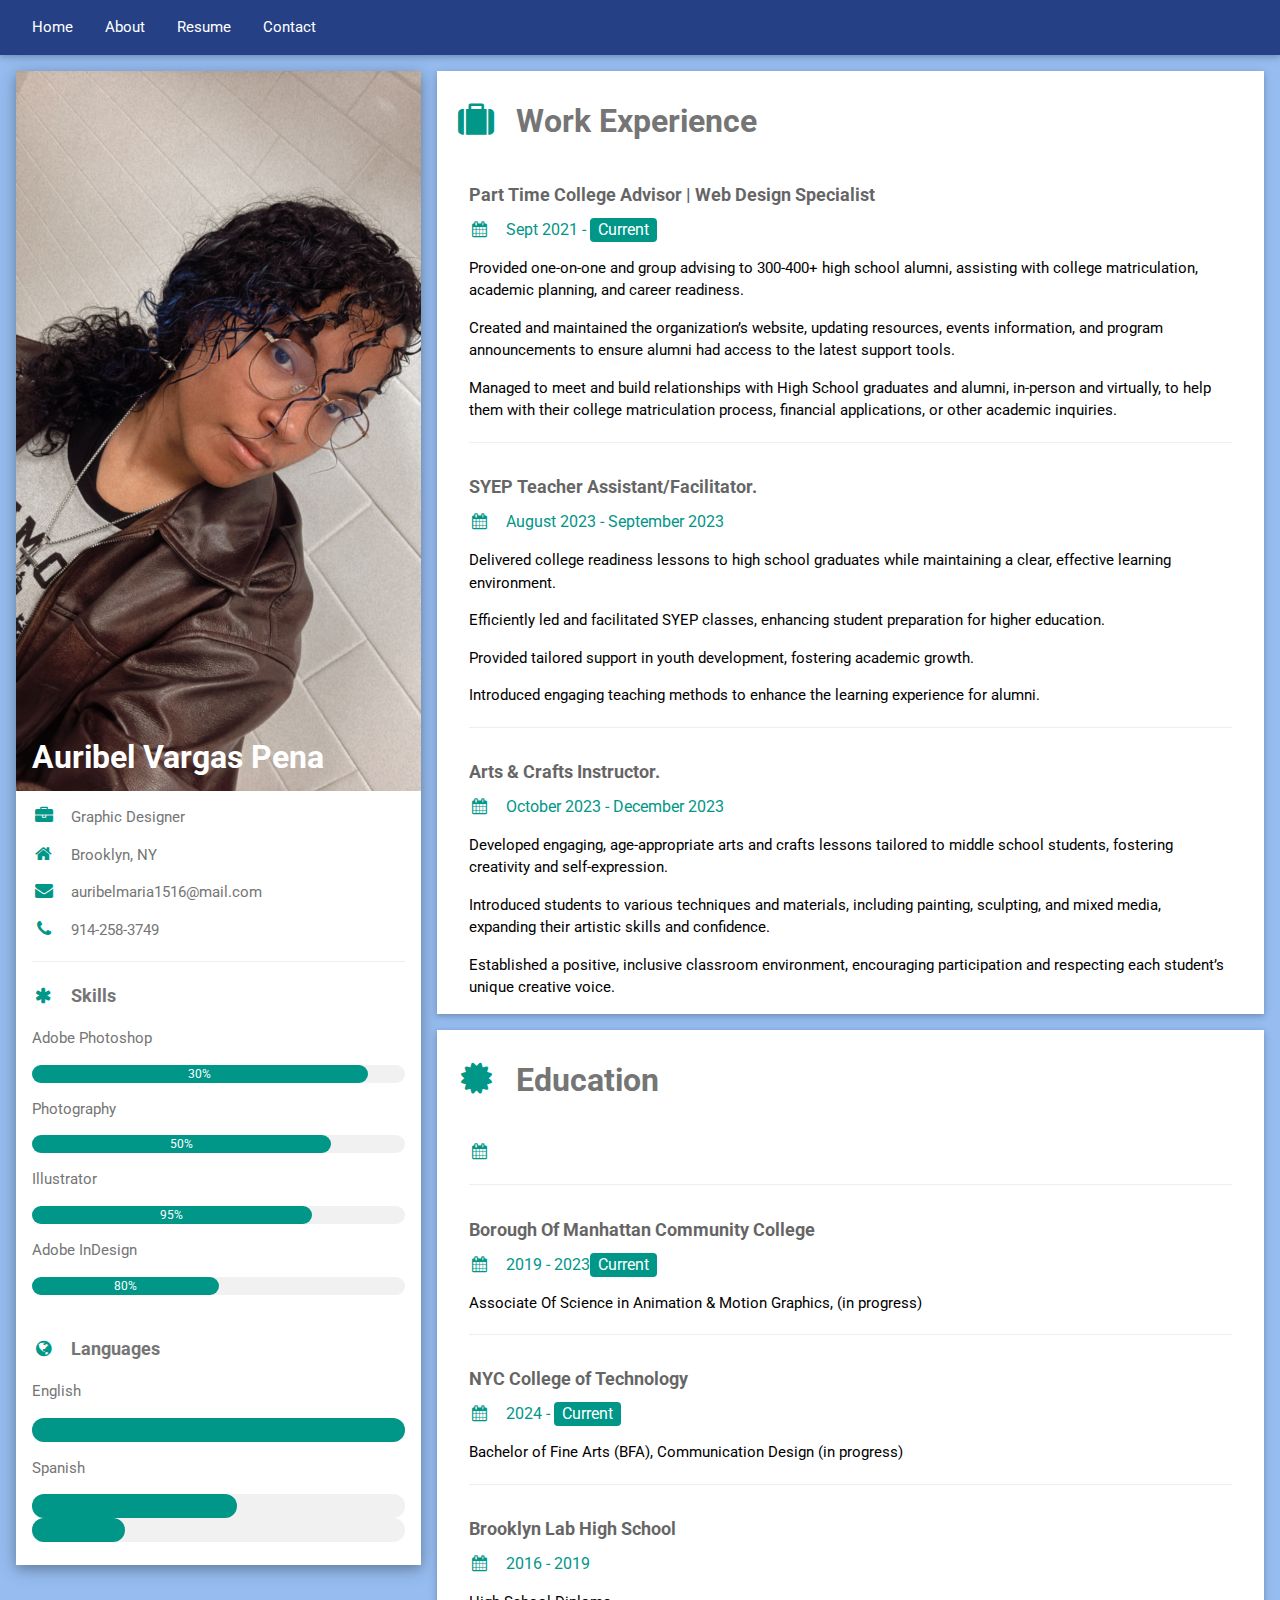
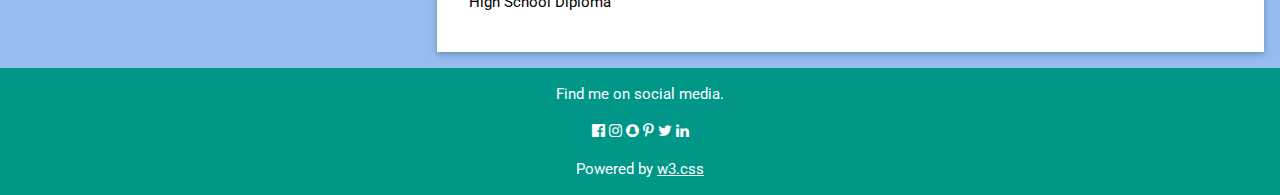
<file: resume.html>
<!DOCTYPE html>
<html lang="en">
    <head>

        <title>Auribel's Resume</title>

        <!-- Keep this stuff. It makes the site responsive and makes w3.css work. -->
        <meta charset="UTF-8">
        <meta name="viewport" content="width=device-width, initial-scale=1">
        <link rel="stylesheet" href="https://www.w3schools.com/w3css/4/w3.css">
       
        <!-- Keep this too. This template uses Font Awesome icons, and this makes them work.  -->
        <link rel="stylesheet" href="https://cdnjs.cloudflare.com/ajax/libs/font-awesome/4.7.0/css/font-awesome.min.css">

        <!-- The example uses the Roboto google font. If you are using a different font, swap out this link
        for the link to your fonts. -->
        <link rel='stylesheet' href='https://fonts.googleapis.com/css?family=Roboto'>
        
        
        <link rel="stylesheet" href="css/my-styles.css">
        
       <style>  
        html,body,h1,h2,h3,h4,h5,h6 {font-family: "Roboto", sans-serif}
        </style>  <!-- DELETE ME!-->

    </head>
    <nav class="w3-bar w3-padding w3-card" style="background-color: #254085; position: relative;">
        <!-- Hamburger Button (hidden on desktop) -->
        <button class="w3-button w3-xlarge w3-right w3-hide-large w3-hide-medium" onclick="toggleMenu()" style="color: #F2F3F7;">☰</button>
        
        <!-- Nav Links -->
        <div id="navLinks" class="w3-hide-small">
            <a href="index.html" class="w3-bar-item w3-button">Home</a>
            <a href="about.html" class="w3-bar-item w3-button">About</a>
            <a href="resume.html" class="w3-bar-item w3-button">Resume</a>
            <a href="contact.html" class="w3-bar-item w3-button">Contact</a>
        </div>
    </nav>

        <!-- Page Container -->
        <div class="w3-content w3-margin-top" style="max-width:1400px;">

        <!-- The Grid -->
            <div class="w3-row-padding">
            
                <!-- Left Column -->
                <div class="w3-third">
                
                    <div class="w3-white w3-text-grey w3-card-4">
                        <div class="w3-display-container">
                            <img src="assets/Icon.JPG" style="width:100%" alt="Avatar">
                            <div class="w3-display-bottomleft w3-container w3-text-white">
                                <h2>Auribel Vargas Pena</h2>
                            </div>
                        </div>
                        <div class="w3-container">

                            <!--HOW TO USE FONT AWESOME ICONS
                                This template uses these font awesome icons. to use a font awesome icon, 
                                1. go to this site and find an icon you like: https://fontawesome.com/icons 
                                2. Grab the name of the icon. Let's say you choose "cube." Then, go down to one of the places below that has 
                                classes of "fa" and "fa-[something]." You are going to replace the word "something" with "cube."
                                3. That's it! the line of code should read something like: 
                                <p><i class="fa fa-cube fa-fw w3-margin-right w3-large w3-text-teal"></i>Designer</p>
                            -->

                            <p><i class="fa fa-briefcase fa-fw w3-margin-right w3-large w3-text-teal"></i>Graphic Designer</p>
                            <p><i class="fa fa-home fa-fw w3-margin-right w3-large w3-text-teal"></i>Brooklyn, NY</p>
                            <p><i class="fa fa-envelope fa-fw w3-margin-right w3-large w3-text-teal"></i>auribelmaria1516@mail.com</p>
                            <p><i class="fa fa-phone fa-fw w3-margin-right w3-large w3-text-teal"></i>914-258-3749</p>
                            <hr>

                            <p class="w3-large"><b><i class="fa fa-asterisk fa-fw w3-margin-right w3-text-teal"></i>Skills</b></p>
                            <p>Adobe Photoshop</p>
                            <div class="w3-light-grey w3-round-xlarge w3-small">
                                <div class="w3-container w3-center w3-round-xlarge w3-teal" style="width:90%">30%</div>
                            </div>
                            <p>Photography</p>
                            <div class="w3-light-grey w3-round-xlarge w3-small">
                                <div class="w3-container w3-center w3-round-xlarge w3-teal" style="width:80%">
                                    <div class="w3-center w3-text-white">50%</div>
                                </div>
                            </div>
                            <p>Illustrator</p>
                            <div class="w3-light-grey w3-round-xlarge w3-small">
                                <div class="w3-container w3-center w3-round-xlarge w3-teal" style="width:75%">95%</div>
                            </div>
                            <p>Adobe InDesign</p>
                            <div class="w3-light-grey w3-round-xlarge w3-small">
                                <div class="w3-container w3-center w3-round-xlarge w3-teal" style="width:50%">80%</div>
                            </div>
                            
                            <br>

                            <p class="w3-large w3-text-theme"><b><i class="fa fa-globe fa-fw w3-margin-right w3-text-teal"></i>Languages</b></p>
                            <p>English</p>
                            <div class="w3-light-grey w3-round-xlarge">
                                <div class="w3-round-xlarge w3-teal" style="height:24px;width:100%"></div>
                            </div>
                            <p>Spanish</p>
                            <div class="w3-light-grey w3-round-xlarge">
                                <div class="w3-round-xlarge w3-teal" style="height:24px;width:55%"></div>
                            </div>
                
                            <div class="w3-light-grey w3-round-xlarge">
                                <div class="w3-round-xlarge w3-teal" style="height:24px;width:25%"></div>
                            </div>
                            <br>
                        </div>
                    </div>
                    <br>

                <!-- End Left Column -->
                </div>

                <!-- Right Column -->
                <div class="w3-twothird">
                
                <div class="w3-container w3-card w3-white w3-margin-bottom">
                    <h2 class="w3-text-grey w3-padding-16"><i class="fa fa-suitcase fa-fw w3-margin-right w3-xxlarge w3-text-teal"></i>Work Experience</h2>
                    <div class="w3-container">
                    <h5 class="w3-opacity"><b> Part Time College Advisor | Web Design Specialist</b></h5>
                    <h6 class="w3-text-teal"><i class="fa fa-calendar fa-fw w3-margin-right"></i>Sept 2021 - <span class="w3-tag w3-teal w3-round">Current</span></h6>
                    <p>Provided one-on-one and group advising to 300-400+ high school alumni, assisting with college matriculation, academic planning, and career readiness.</p>
                    <p>Created and maintained the organization’s website, updating resources, events information, and program announcements to ensure alumni had access to the latest support tools.</p>
                    <p>Managed to meet and build relationships with High School graduates and alumni, in-person and virtually, to help them with their college matriculation process, financial applications, or other academic inquiries. </p>
                    <hr>
                    </div>
                    <div class="w3-container">
                    <h5 class="w3-opacity"><b>SYEP Teacher Assistant/Facilitator.</b></h5>
                    <h6 class="w3-text-teal"><i class="fa fa-calendar fa-fw w3-margin-right"></i>August 2023 - September 2023</h6>
                    <p>Delivered college readiness lessons to high school graduates while maintaining a clear, effective learning environment. </p>
                    <p>Efficiently led and facilitated SYEP classes, enhancing student preparation for higher education.</p>
                    <p>Provided tailored support in youth development, fostering academic growth. </p>
                    <p>Introduced engaging teaching methods to enhance the learning experience for alumni.</p>
                    <hr>
                    </div>
                    <div class="w3-container">
                    <h5 class="w3-opacity"><b>Arts & Crafts Instructor.</b></h5>
                    <h6 class="w3-text-teal"><i class="fa fa-calendar fa-fw w3-margin-right"></i>October 2023 - December 2023</h6>
                    <p>Developed engaging, age-appropriate arts and crafts lessons tailored to middle school students, fostering creativity and self-expression. </p>
                    <p>Introduced students to various techniques and materials, including painting, sculpting, and mixed media, expanding their artistic skills and confidence.</p>
                    <p>Established a positive, inclusive classroom environment, encouraging participation and respecting each student’s unique creative voice.</p>
                    </div>
                </div>

                <div class="w3-container w3-card w3-white">
                    <h2 class="w3-text-grey w3-padding-16"><i class="fa fa-certificate fa-fw w3-margin-right w3-xxlarge w3-text-teal"></i>Education</h2>
                    <div class="w3-container">
                    <h5 class="w3-opacity">
                    <h6 class="w3-text-teal"><i class="fa fa-calendar fa-fw w3-margin-right"></i></h6>
                    <hr>
                </div>
                <div class="w3-container">
                <h5 class="w3-opacity"><b>Borough Of Manhattan Community College</b></h5>
                <h6 class="w3-text-teal"><i class="fa fa-calendar fa-fw w3-margin-right"></i>2019 - 2023<span class="w3-tag w3-teal w3-round">Current</span></h6>
                <p>Associate Of Science in Animation & Motion Graphics, (in progress)</p>
                <hr>
                </div>
                    <div class="w3-container">
                    <h5 class="w3-opacity"><b>NYC College of Technology</b></h5>
                    <h6 class="w3-text-teal"><i class="fa fa-calendar fa-fw w3-margin-right"></i>2024 - <span class="w3-tag w3-teal w3-round">Current</span></h6>
                    <p>Bachelor of Fine Arts (BFA), Communication Design (in progress)</p>
                    <hr>
                    </div>
                    <div class="w3-container">
                    <h5 class="w3-opacity"><b>Brooklyn Lab High School</b></h5>
                    <h6 class="w3-text-teal"><i class="fa fa-calendar fa-fw w3-margin-right"></i>2016 - 2019</h6>
                    <p>High School Diploma</p><br>
                    </div>
                </div>

                <!-- End Right Column -->
                </div>
                
            <!-- End Grid -->
            </div>
        
        <!-- End Page Container -->
        </div>

        <footer class="w3-container w3-teal w3-center w3-margin-top">
            <p>Find me on social media.</p>
            <i class="fa fa-facebook-official w3-hover-opacity"></i>
            <i class="fa fa-instagram w3-hover-opacity"></i>
            <i class="fa fa-snapchat w3-hover-opacity"></i>
            <i class="fa fa-pinterest-p w3-hover-opacity"></i>
            <i class="fa fa-twitter w3-hover-opacity"></i>
            <i class="fa fa-linkedin w3-hover-opacity"></i>
            <p>Powered by <a href="https://www.w3schools.com/w3css/default.asp" target="_blank">w3.css</a></p>
        </footer>

    </body>

</html>
</file>
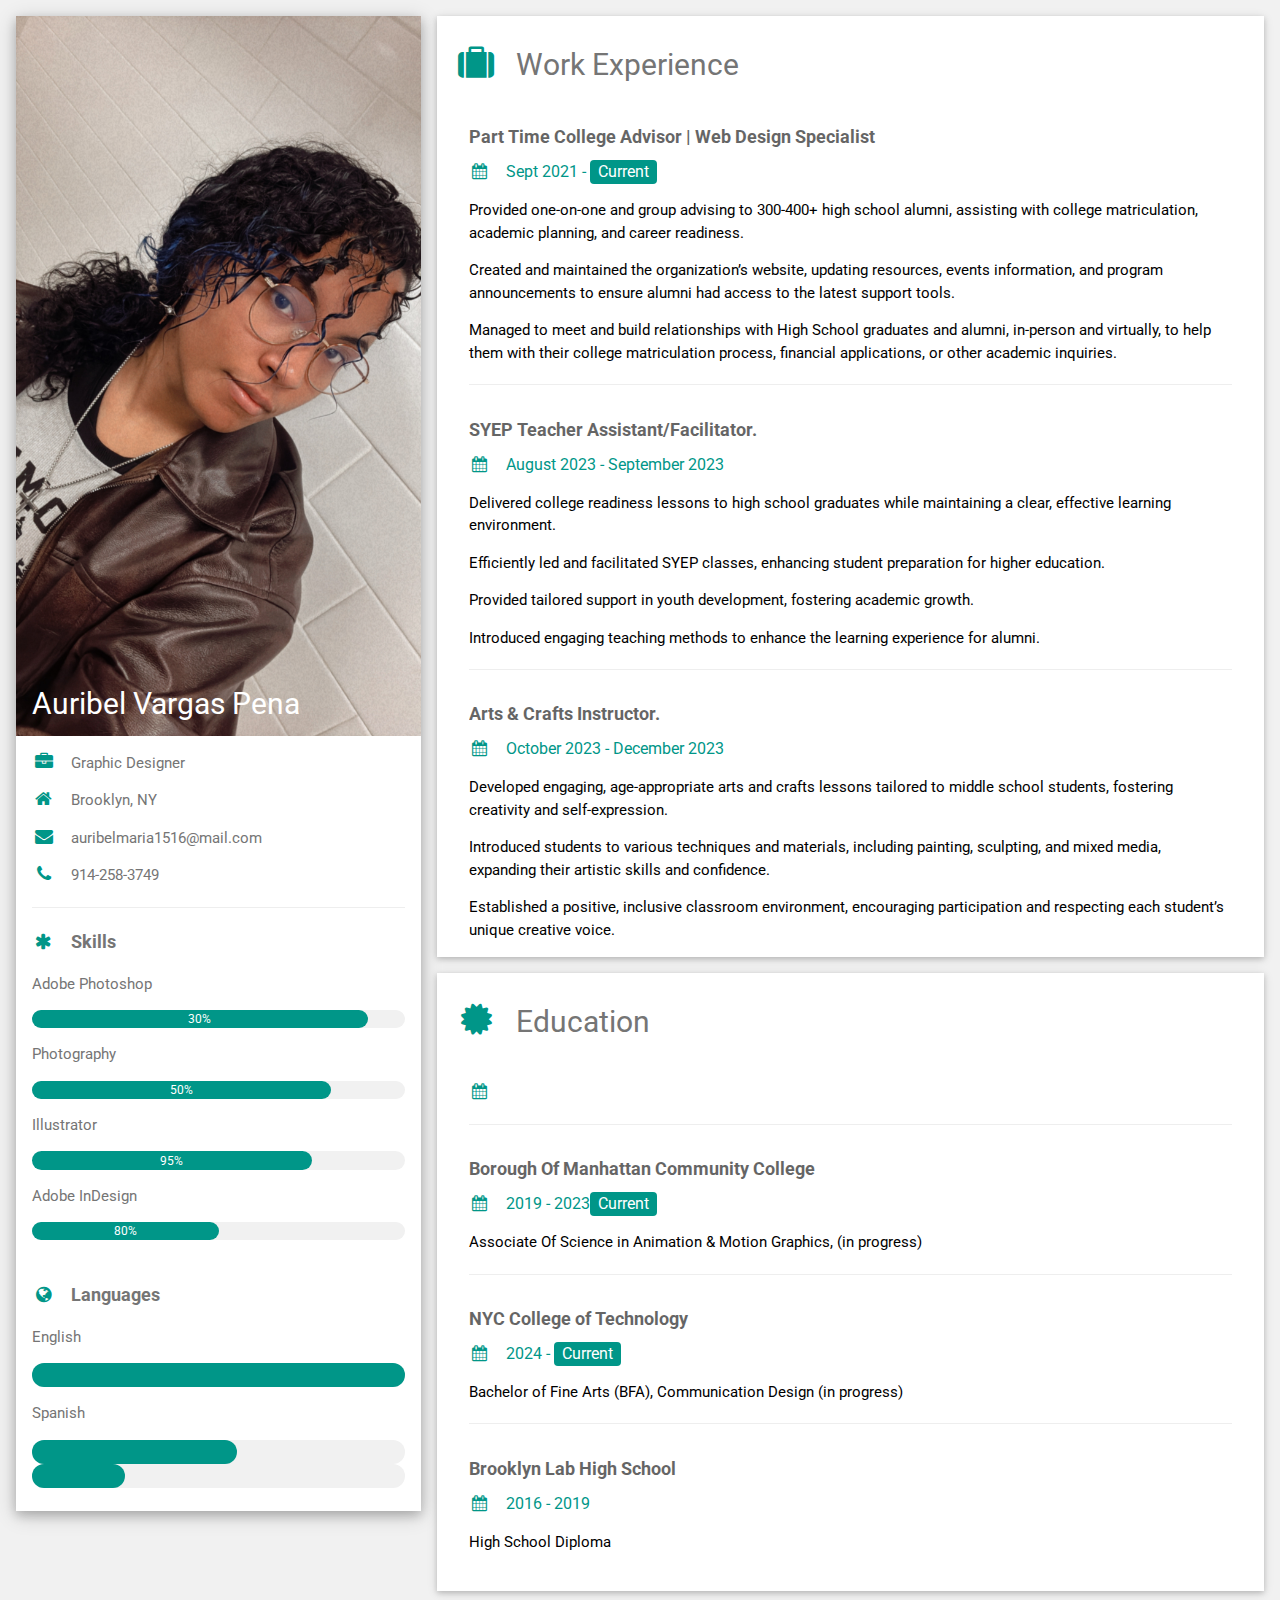
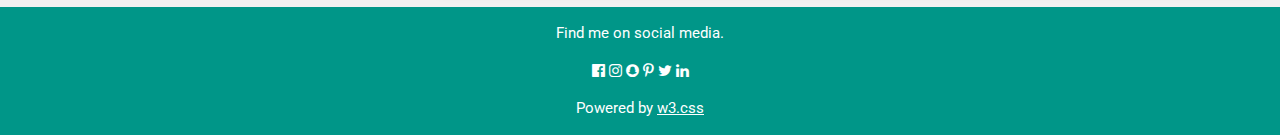
<file: FinalProject/resume.html>
<!DOCTYPE html>

<!-- THIS RESUME TEMPLATE USES W3.CSS. IT HAS A SIDEBAR ON THE LEFT. 
    IT ALSO USES FONT AWESOME ICONS.
    I MODIFIED A TEMPLATE FROM CODEPEN TO CUSTOMIZE THIS TEMPLATE FOR OUR CLASS. 
    I'VE ALSO ADDED SOME HELPFUL INSTRUCTIONS FOR YOU.
    READ EACH OF THE COMMENTS IN THE CODE FOR INSTRUCTIONS!
Source: https://codepen.io/nathan-sr/pen/WNgPLvr -->
<html lang="en">
    <head>
        <!-- Remember to replace this title with the name of your website! -->
        <title>Auribel's Resume</title>

        <!-- Keep this stuff. It makes the site responsive and makes w3.css work. -->
        <meta charset="UTF-8">
        <meta name="viewport" content="width=device-width, initial-scale=1">
        <link rel="stylesheet" href="https://www.w3schools.com/w3css/4/w3.css">
       
        <!-- Keep this too. This template uses Font Awesome icons, and this makes them work.  -->
        <link rel="stylesheet" href="https://cdnjs.cloudflare.com/ajax/libs/font-awesome/4.7.0/css/font-awesome.min.css">

        <!-- The example uses the Roboto google font. If you are using a different font, swap out this link
        for the link to your fonts. -->
        <link rel='stylesheet' href='https://fonts.googleapis.com/css?family=Roboto'>
        
        
       
        <!-- *** Paste the link to your CSS style sheet here. ***
        *                                                         *
        *          *   LINK TO YOUR CSS FILE GOES HERE  *         *
        *                                                         *
        ***********************************************************
     -->


        <!-- YOU CAN DELETE THIS EMBEDDED CSS. USE YOUR OWN CSS FILE 
        WITH YOUR OWN FONT.  -->
       <style>  
        html,body,h1,h2,h3,h4,h5,h6 {font-family: "Roboto", sans-serif}
        </style>  <!-- DELETE ME!-->

    </head>


    <body class="w3-light-grey">


        <!-- *** PASTE YOUR WEBSITE'S HEADER AND NAV HERE FROM YOUR INDEX.HTML
        *                                                                   *
        *                                                                   *
        *                    *     YOUR NAV GOES HERE !    *                *
        *                                                                   *
        *                                                                   *
        *********************************************************************
    -->

        <!-- Page Container -->
        <div class="w3-content w3-margin-top" style="max-width:1400px;">

        <!-- The Grid -->
            <div class="w3-row-padding">
            
                <!-- Left Column -->
                <div class="w3-third">
                
                    <div class="w3-white w3-text-grey w3-card-4">
                        <div class="w3-display-container">
                            <img src="assests/Icon.JPG" style="width:100%" alt="Avatar">
                            <div class="w3-display-bottomleft w3-container w3-text-white">
                                <h2>Auribel Vargas Pena</h2>
                            </div>
                        </div>
                        <div class="w3-container">

                            <!--HOW TO USE FONT AWESOME ICONS
                                This template uses these font awesome icons. to use a font awesome icon, 
                                1. go to this site and find an icon you like: https://fontawesome.com/icons 
                                2. Grab the name of the icon. Let's say you choose "cube." Then, go down to one of the places below that has 
                                classes of "fa" and "fa-[something]." You are going to replace the word "something" with "cube."
                                3. That's it! the line of code should read something like: 
                                <p><i class="fa fa-cube fa-fw w3-margin-right w3-large w3-text-teal"></i>Designer</p>
                            -->

                            <p><i class="fa fa-briefcase fa-fw w3-margin-right w3-large w3-text-teal"></i>Graphic Designer</p>
                            <p><i class="fa fa-home fa-fw w3-margin-right w3-large w3-text-teal"></i>Brooklyn, NY</p>
                            <p><i class="fa fa-envelope fa-fw w3-margin-right w3-large w3-text-teal"></i>auribelmaria1516@mail.com</p>
                            <p><i class="fa fa-phone fa-fw w3-margin-right w3-large w3-text-teal"></i>914-258-3749</p>
                            <hr>

                            <p class="w3-large"><b><i class="fa fa-asterisk fa-fw w3-margin-right w3-text-teal"></i>Skills</b></p>
                            <p>Adobe Photoshop</p>
                            <div class="w3-light-grey w3-round-xlarge w3-small">
                                <div class="w3-container w3-center w3-round-xlarge w3-teal" style="width:90%">30%</div>
                            </div>
                            <p>Photography</p>
                            <div class="w3-light-grey w3-round-xlarge w3-small">
                                <div class="w3-container w3-center w3-round-xlarge w3-teal" style="width:80%">
                                    <div class="w3-center w3-text-white">50%</div>
                                </div>
                            </div>
                            <p>Illustrator</p>
                            <div class="w3-light-grey w3-round-xlarge w3-small">
                                <div class="w3-container w3-center w3-round-xlarge w3-teal" style="width:75%">95%</div>
                            </div>
                            <p>Adobe InDesign</p>
                            <div class="w3-light-grey w3-round-xlarge w3-small">
                                <div class="w3-container w3-center w3-round-xlarge w3-teal" style="width:50%">80%</div>
                            </div>
                            
                            <br>

                            <p class="w3-large w3-text-theme"><b><i class="fa fa-globe fa-fw w3-margin-right w3-text-teal"></i>Languages</b></p>
                            <p>English</p>
                            <div class="w3-light-grey w3-round-xlarge">
                                <div class="w3-round-xlarge w3-teal" style="height:24px;width:100%"></div>
                            </div>
                            <p>Spanish</p>
                            <div class="w3-light-grey w3-round-xlarge">
                                <div class="w3-round-xlarge w3-teal" style="height:24px;width:55%"></div>
                            </div>
                
                            <div class="w3-light-grey w3-round-xlarge">
                                <div class="w3-round-xlarge w3-teal" style="height:24px;width:25%"></div>
                            </div>
                            <br>
                        </div>
                    </div>
                    <br>

                <!-- End Left Column -->
                </div>

                <!-- Right Column -->
                <div class="w3-twothird">
                
                <div class="w3-container w3-card w3-white w3-margin-bottom">
                    <h2 class="w3-text-grey w3-padding-16"><i class="fa fa-suitcase fa-fw w3-margin-right w3-xxlarge w3-text-teal"></i>Work Experience</h2>
                    <div class="w3-container">
                    <h5 class="w3-opacity"><b> Part Time College Advisor | Web Design Specialist</b></h5>
                    <h6 class="w3-text-teal"><i class="fa fa-calendar fa-fw w3-margin-right"></i>Sept 2021 - <span class="w3-tag w3-teal w3-round">Current</span></h6>
                    <p>Provided one-on-one and group advising to 300-400+ high school alumni, assisting with college matriculation, academic planning, and career readiness.</p>
                    <p>Created and maintained the organization’s website, updating resources, events information, and program announcements to ensure alumni had access to the latest support tools.</p>
                    <p>Managed to meet and build relationships with High School graduates and alumni, in-person and virtually, to help them with their college matriculation process, financial applications, or other academic inquiries. </p>
                    <hr>
                    </div>
                    <div class="w3-container">
                    <h5 class="w3-opacity"><b>SYEP Teacher Assistant/Facilitator.</b></h5>
                    <h6 class="w3-text-teal"><i class="fa fa-calendar fa-fw w3-margin-right"></i>August 2023 - September 2023</h6>
                    <p>Delivered college readiness lessons to high school graduates while maintaining a clear, effective learning environment. </p>
                    <p>Efficiently led and facilitated SYEP classes, enhancing student preparation for higher education.</p>
                    <p>Provided tailored support in youth development, fostering academic growth. </p>
                    <p>Introduced engaging teaching methods to enhance the learning experience for alumni.</p>
                    <hr>
                    </div>
                    <div class="w3-container">
                    <h5 class="w3-opacity"><b>Arts & Crafts Instructor.</b></h5>
                    <h6 class="w3-text-teal"><i class="fa fa-calendar fa-fw w3-margin-right"></i>October 2023 - December 2023</h6>
                    <p>Developed engaging, age-appropriate arts and crafts lessons tailored to middle school students, fostering creativity and self-expression. </p>
                    <p>Introduced students to various techniques and materials, including painting, sculpting, and mixed media, expanding their artistic skills and confidence.</p>
                    <p>Established a positive, inclusive classroom environment, encouraging participation and respecting each student’s unique creative voice.</p>
                    </div>
                </div>

                <div class="w3-container w3-card w3-white">
                    <h2 class="w3-text-grey w3-padding-16"><i class="fa fa-certificate fa-fw w3-margin-right w3-xxlarge w3-text-teal"></i>Education</h2>
                    <div class="w3-container">
                    <h5 class="w3-opacity">
                    <h6 class="w3-text-teal"><i class="fa fa-calendar fa-fw w3-margin-right"></i></h6>
                    <hr>
                </div>
                <div class="w3-container">
                <h5 class="w3-opacity"><b>Borough Of Manhattan Community College</b></h5>
                <h6 class="w3-text-teal"><i class="fa fa-calendar fa-fw w3-margin-right"></i>2019 - 2023<span class="w3-tag w3-teal w3-round">Current</span></h6>
                <p>Associate Of Science in Animation & Motion Graphics, (in progress)</p>
                <hr>
                </div>
                    <div class="w3-container">
                    <h5 class="w3-opacity"><b>NYC College of Technology</b></h5>
                    <h6 class="w3-text-teal"><i class="fa fa-calendar fa-fw w3-margin-right"></i>2024 - <span class="w3-tag w3-teal w3-round">Current</span></h6>
                    <p>Bachelor of Fine Arts (BFA), Communication Design (in progress)</p>
                    <hr>
                    </div>
                    <div class="w3-container">
                    <h5 class="w3-opacity"><b>Brooklyn Lab High School</b></h5>
                    <h6 class="w3-text-teal"><i class="fa fa-calendar fa-fw w3-margin-right"></i>2016 - 2019</h6>
                    <p>High School Diploma</p><br>
                    </div>
                </div>

                <!-- End Right Column -->
                </div>
                
            <!-- End Grid -->
            </div>
        
        <!-- End Page Container -->
        </div>

        <footer class="w3-container w3-teal w3-center w3-margin-top">
            <p>Find me on social media.</p>
            <i class="fa fa-facebook-official w3-hover-opacity"></i>
            <i class="fa fa-instagram w3-hover-opacity"></i>
            <i class="fa fa-snapchat w3-hover-opacity"></i>
            <i class="fa fa-pinterest-p w3-hover-opacity"></i>
            <i class="fa fa-twitter w3-hover-opacity"></i>
            <i class="fa fa-linkedin w3-hover-opacity"></i>
            <p>Powered by <a href="https://www.w3schools.com/w3css/default.asp" target="_blank">w3.css</a></p>
        </footer>

    </body>

</html>
</file>
<file: css/my-styles.css>
title{
font-size: xx-large;
}

body {
    font-family: Arial, sans-serif;
    background-color: #96BCF0;
    color: white;
  }
  
  h1, h2, h3 {
    font-family: "Times New Roman", serif;
    font-weight: bold;
    font-size: xx-large;
  }
  
  header {
    background-color: #254085;
    color: #F2F3F7;
    padding: 20px;
  }
  
  footer {
    background-color: #254085;
    color: #F2F3F7;
    padding: 100px;
  }
  
  nav ul li a {
    color: #F2F3F7;
    background-color: #254085;
    text-decoration: white;
    padding: 40px;
  }
  
  button {
    background-color: #254085;
    color: #F2F3F7;
    font-family: Arial, sans-serif;
    border: none;
    padding: 10px 20px;
    border-radius: 5px;
  }
  
  button:hover {
    background-color: #96BCF0;
    opacity: 0.8;
  }

  
  #fcf-form {
    display:block;
}

.fcf-body {
    margin: 0;
    font-family: -apple-system, Arial, sans-serif;
    font-size: 1rem;
    font-weight: 400;
    line-height: 1.5;
    color: #212529;
    text-align: left;
    background-color: #fff;
    padding: 30px;
    padding-bottom: 10px;
    border: 1px solid #ced4da;
    border-radius: 0.25rem;
    max-width: 100%;
}

.fcf-form-group {
    margin-bottom: 1rem;
}

.fcf-input-group {
    position: relative;
    display: -ms-flexbox;
    display: flex;
    -ms-flex-wrap: wrap;
    flex-wrap: wrap;
    -ms-flex-align: stretch;
    align-items: stretch;
    width: 100%;
}

.fcf-form-control {
    display: block;
    width: 100%;
    height: calc(1.5em + 0.75rem + 2px);
    padding: 0.375rem 0.75rem;
    font-size: 1rem;
    font-weight: 400;
    line-height: 1.5;
    color: #495057;
    background-color: #fff;
    background-clip: padding-box;
    border: 1px solid #ced4da;
    outline: none;
    border-radius: 0.25rem;
    transition: border-color 0.15s ease-in-out, box-shadow 0.15s ease-in-out;
}

.fcf-form-control:focus {
    border: 1px solid #313131;
}

select.fcf-form-control[size], select.fcf-form-control[multiple] {
    height: auto;
}

textarea.fcf-form-control {
    font-family: -apple-system, Arial, sans-serif;
    height: auto;
}

label.fcf-label {
    display: inline-block;
    margin-bottom: 0.5rem;
}

.fcf-credit {
    padding-top: 10px;
    font-size: 0.9rem;
    color: #545b62;
}

.fcf-credit a {
    color: #545b62;
    text-decoration: underline;
}

.fcf-credit a:hover {
    color: #0056b3;
    text-decoration: underline;
}

.fcf-btn {
    display: inline-block;
    font-weight: 400;
    color: #212529;
    text-align: center;
    vertical-align: middle;
    cursor: pointer;
    -webkit-user-select: none;
    -moz-user-select: none;
    -ms-user-select: none;
    user-select: none;
    background-color: transparent;
    border: 1px solid transparent;
    padding: 0.375rem 0.75rem;
    font-size: 1rem;
    line-height: 1.5;
    border-radius: 0.25rem;
    transition: color 0.15s ease-in-out, background-color 0.15s ease-in-out, border-color 0.15s ease-in-out, box-shadow 0.15s ease-in-out;
}

@media (prefers-reduced-motion: reduce) {
    .fcf-btn {
        transition: none;
    }
}

.fcf-btn:hover {
    color: #212529;
    text-decoration: none;
}

.fcf-btn:focus, .fcf-btn.focus {
    outline: 0;
    box-shadow: 0 0 0 0.2rem rgba(0, 123, 255, 0.25);
}

.fcf-btn-primary {
    color: #fff;
    background-color: #007bff;
    border-color: #007bff;
}

.fcf-btn-primary:hover {
    color: #fff;
    background-color: #0069d9;
    border-color: #0062cc;
}

.fcf-btn-primary:focus, .fcf-btn-primary.focus {
    color: #fff;
    background-color: #0069d9;
    border-color: #0062cc;
    box-shadow: 0 0 0 0.2rem rgba(38, 143, 255, 0.5);
}

.fcf-btn-lg, .fcf-btn-group-lg>.fcf-btn {
    padding: 0.5rem 1rem;
    font-size: 1.25rem;
    line-height: 1.5;
    border-radius: 0.3rem;
}

.fcf-btn-block {
    display: block;
    width: 100%;
}

.fcf-btn-block+.fcf-btn-block {
    margin-top: 0.5rem;
}

input[type="submit"].fcf-btn-block, input[type="reset"].fcf-btn-block, input[type="button"].fcf-btn-block {
    width: 100%;
}


/* Hamburger menu */
.navbar {
  background-color: #254085;
  padding: 10px;
}
.menu-toggle {
  display: none;
  flex-direction: column;
  cursor: pointer;
}
.bar {
  height: 3px;
  width: 25px;
  background-color: white;
  margin: 4px 0;
}
.nav-list {
  list-style: none;
  display: flex;
  justify-content: space-around;
  padding: 0;
}
.nav-list li a {
  color: white;
  text-decoration: none;
}
@media (max-width: 768px) {
  .menu-toggle {
    display: flex;
  }
  .nav-list {
    display: none;
    flex-direction: column;
  }
  .nav-list.active {
    display: flex;
  }
}

/* Slideshow container */
.slideshow-container {
  position: relative;
  max-width: 800px;
  margin: auto;
}

.slides {
  display: none;
}

.slides img {
  width: 100%;
  border-radius: 10px;
}

.prev, .next {
  cursor: pointer;
  position: absolute;
  top: 50%;
  padding: 12px;
  color: white;
  font-weight: bold;
  font-size: 20px;
  background-color: rgba(0,0,0,0.5);
  user-select: none;
  border-radius: 50%;
  transform: translateY(-50%);
}

.prev {
  left: 10px;
}
.next {
  right: 10px;
}

.fade {
  animation-name: fade;
  animation-duration: 1s;
}

@keyframes fade {
  from {opacity: 0.4}
  to {opacity: 1}
}

/* About section */

.about-hero {
  text-align: center;
  background: #254085, #96BCF0;
  color: white;
  padding: 4rem 1rem;
}

.about-hero h1 {
  font-size: 3rem;
  margin-bottom: 0.5rem;
}

.tagline {
  font-style: italic;
  font-size: 1.2rem;
}

.about-content {
  display: flex;
  flex-wrap: wrap;
  gap: 2rem;
  padding: 2rem;
  max-width: 1000px;
  margin: auto;
  align-items: center;
}

.profile-pic img {
  width: 250px;
  border-radius: 50%;
  border: 5px solid #96BCF0;
}

.bio {
  flex: 1;
}

.bio h2 {
  color: #254085;
  margin-bottom: 1rem;
}

.about-grid {
  display: grid;
  grid-template-columns: repeat(auto-fit, minmax(300px, 1fr));
  gap: 2rem;
  padding: 2rem;
  max-width: 1000px;
  margin: auto;
}

.grid-item {
  background-color: #F2F3F7;
  padding: 1.5rem;
  border-left: 5px solid #254085;
  border-radius: 8px;
}

.about-cta {
  text-align: center;
  margin: 3rem 0;
}

.cta-button {
  background-color: #254085;
  color: white;
  padding: 0.8rem 1.5rem;
  margin: 0.5rem;
  border-radius: 25px;
  text-decoration: none;
  font-weight: bold;
  transition: background 0.3s ease;
}

.cta-button:hover {
  background-color: #96BCF0;
}

/* Art categories */
.preview-img {
  width: 150px;
  height: auto;
  border-radius: 6px;
  margin-bottom: 10px;
  transition: transform 0.3s ease;
}

.hover-card {
  transition: transform 0.3s ease, box-shadow 0.3s ease;
  cursor: pointer;
}

.hover-card:hover {
  transform: translateY(-5px);
  box-shadow: 0 8px 20px rgba(0, 0, 0, 0.2);
}

.hover-card:hover .preview-img {
  transform: scale(1.1);
}
</file>
